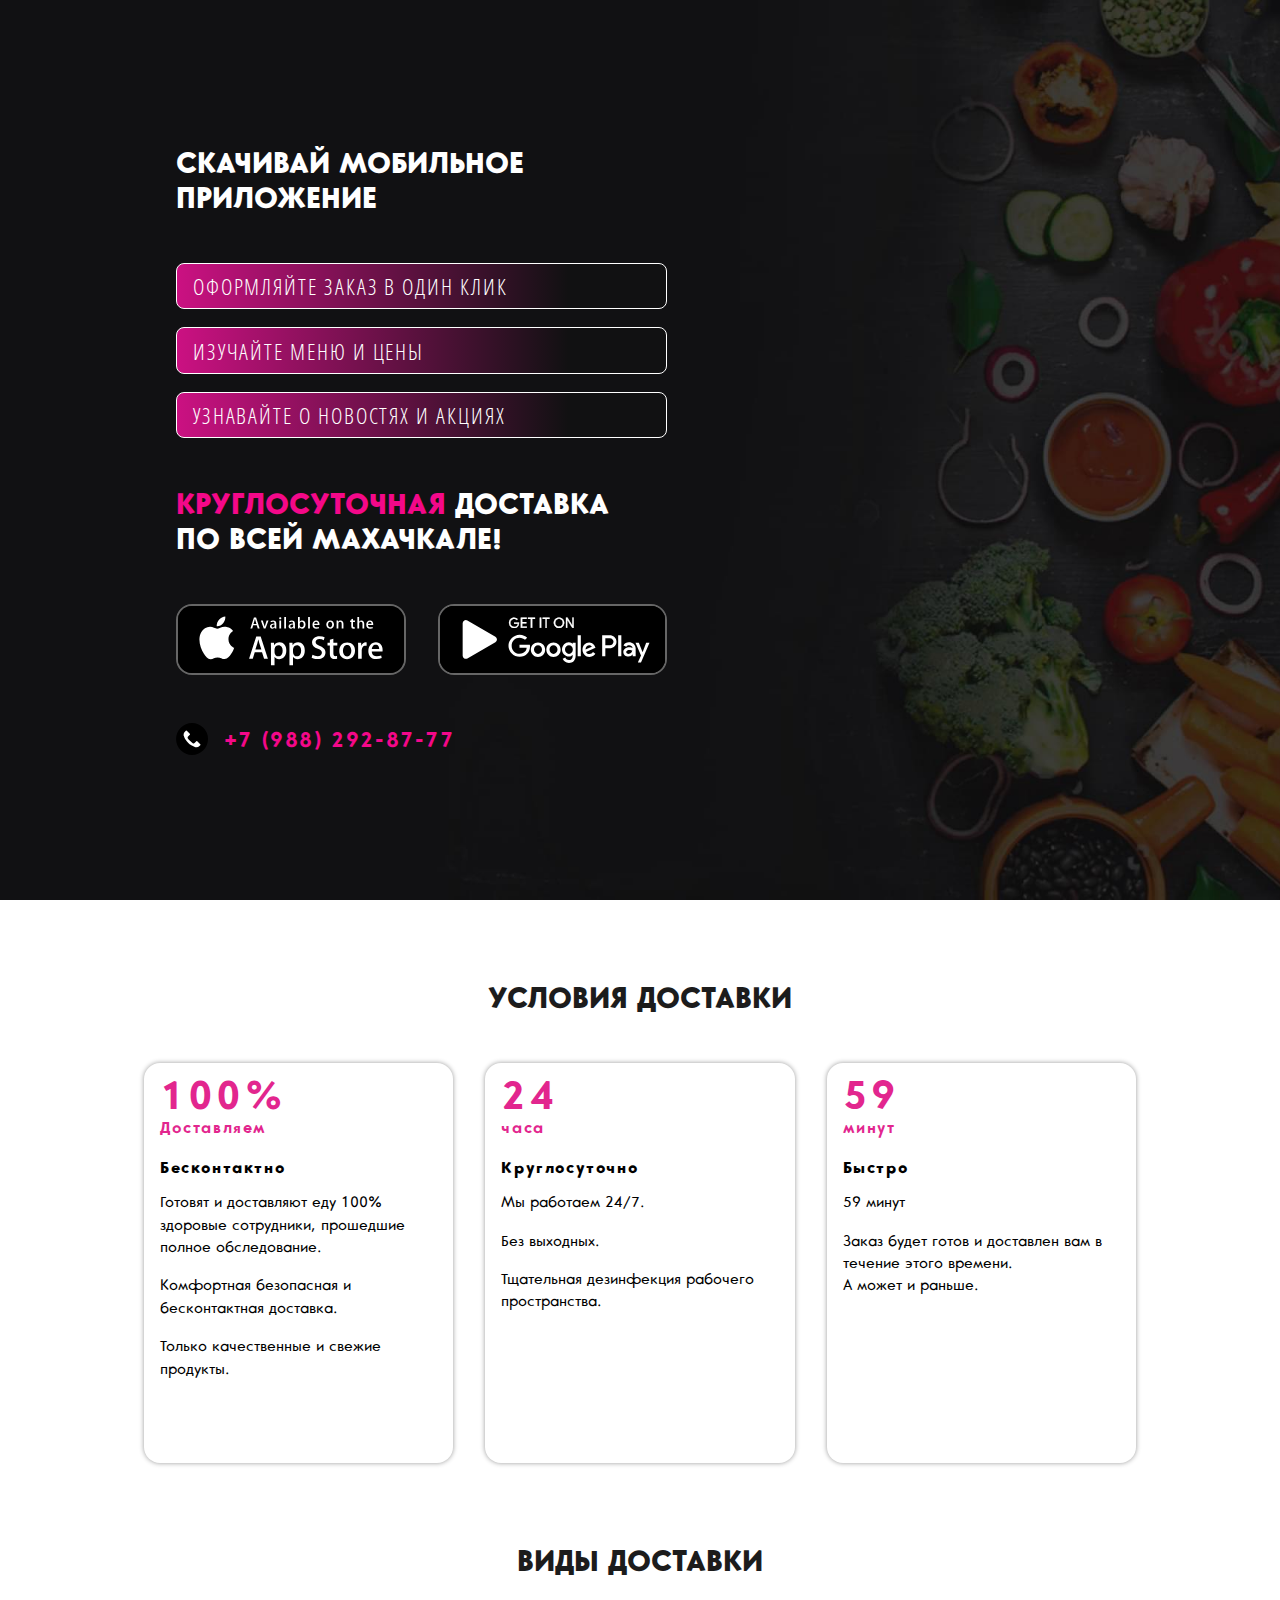
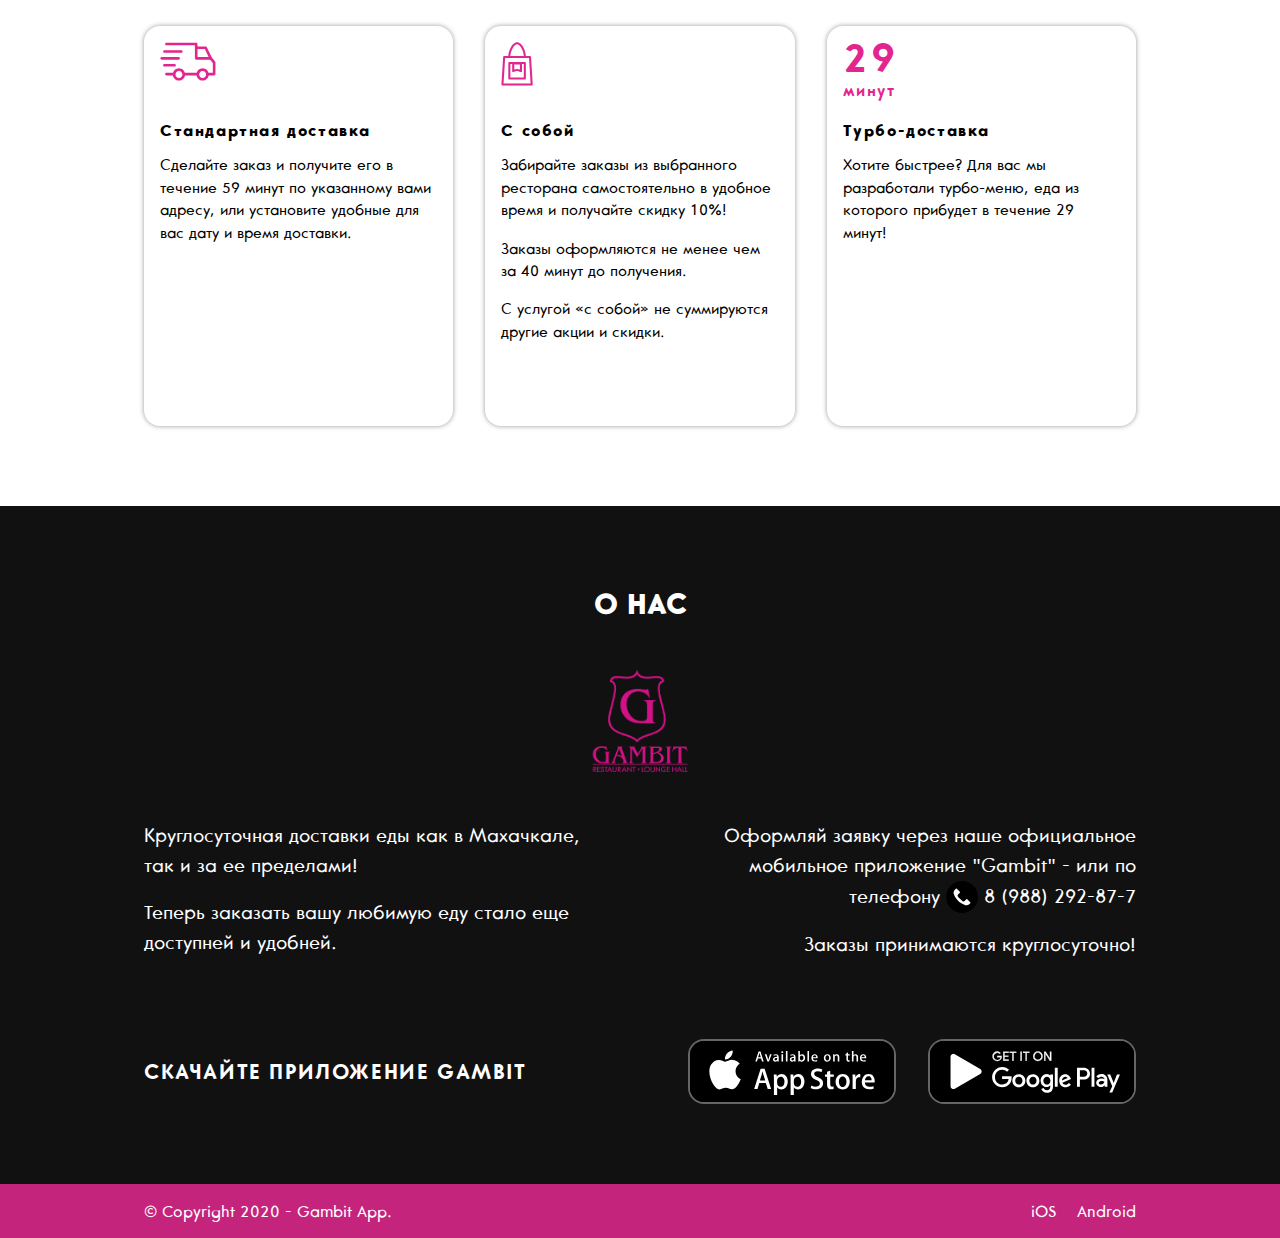
<file: index.html>
<!DOCTYPE html><html lang="en"><head><meta charset="UTF-8"><meta name="viewport" content="width=device-width,initial-scale=1"><title>Gambit mobile app</title><!-- Yandex.Metrika counter --><script type="text/javascript">(function(m,e,t,r,i,k,a){m[i]=m[i]||function(){(m[i].a=m[i].a||[]).push(arguments)};        m[i].l=1*new Date();k=e.createElement(t),a=e.getElementsByTagName(t)[0],k.async=1,k.src=r,a.parentNode.insertBefore(k,a)})        (window, document, "script", "https://mc.yandex.ru/metrika/tag.js", "ym");            ym(65181877, "init", {            clickmap:true,            trackLinks:true,            accurateTrackBounce:true,            webvisor:true        });</script><noscript><div><picture><source srcset="https://mc.yandex.ru/watch/65181877" type="image/webp"><img src="https://mc.yandex.ru/watch/65181877" style="position:absolute; left:-9999px;" alt=""></picture></div></noscript><!-- /Yandex.Metrika counter --><link rel="shortcut icon" href="favicon/favicon.ico" type="image/x-icon"><link rel="stylesheet" href="css/style.min.css"></head><body><main class="wrapper"><div class="screen"><div class="screen__bg"></div><div class="screen__ibg ibg ibg_fixed"><img src="img/screenBG.jpg" alt="screenBG"></div><div class="container"><div class="screen__body"><div class="logo logo"><img src="img/logo.png" alt="logo"></div><div class="grid"><div class="grid__row"><div class="grid__col grid__col_big"><h1 class="title">скачивай мобильное<br>приложение</h1><div class="screen__item"><!-- <span>+</span>  --> <span>оформляйте заказ в один клик</span></div><div class="screen__item"><!-- <span>+</span>  --> <span>изучайте меню и цены</span></div><div class="screen__item"><!-- <span>+</span>  --> <span>узнавайте о новостях и акциях</span></div><h2 class="subtitle"><span>круглосуточная</span> доставка<br>по всей махачкале!</h2><div class="app"><div class="app__col"><a href="https://apps.apple.com/ru/app/gambit/id1494557288" class="app__el"><img src="img/svg/appStore.svg" alt=""></a></div><div class="app__col"><a href="https://play.google.com/store/apps/details?id=com.diit.gambitandroid&hl=ru" class="app__el"><img src="img/svg/googlePlay.svg" alt=""></a></div></div><a href="tel:+79882928777" class="screen__phone"><img class="screen__phone-icon" src="img/svg/phone.svg" alt="phone"> +7 (988) 292-87-77</a></div><div class="grid__col grid__col_little"><div class="screen__wrapper-img"><div class="screen__app-ibg ibg"><img src="img/appBG.png" alt="appBG"></div></div></div></div></div></div></div></div><div class="content"><section class="section"><div class="container"><div class="section__body"><h2 class="title title_section">Условия доставки</h2><div class="grid"><div class="grid__row grid__row_section grid__row_mb"><div class="grid__col grid__col_mini"><div class="delivery"><h3 class="delivery__title"><span>100%</span> <span>Доставляем</span></h3><div class="delivery__subtitle">Бесконтактно</div><div class="delivery__descr"><span>Готовят и доставляют еду 100% здоровые сотрудники, прошедшие полное обследование. </span><span>Комфортная безопасная и бесконтактная доставка. </span>Только качественные и свежие продукты.</div></div></div><div class="grid__col grid__col_mini"><div class="delivery"><h3 class="delivery__title"><span>24</span> <span>часа</span></h3><div class="delivery__subtitle">Круглосуточно</div><div class="delivery__descr"><span>Мы работаем 24/7. </span><span>Без выходных. </span>Тщательная дезинфекция рабочего пространства.</div></div></div><div class="grid__col grid__col_mini grid__col_special"><div class="delivery"><h3 class="delivery__title"><span>59</span> <span>минут</span></h3><div class="delivery__subtitle">Быстро</div><div class="delivery__descr"><span>59 минут</span> Заказ будет готов и доставлен вам в течение этого времени.<br>А может и раньше.</div></div></div></div></div><h2 class="title title_section">Виды доставки</h2><div class="grid"><div class="grid__row grid__row_section"><div class="grid__col grid__col_mini"><div class="delivery"><div class="delivery__icon delivery__icon_big"><img src="img/svg/delivery.svg" alt=""></div><div class="delivery__subtitle">Стандартная доставка</div><div class="delivery__descr">Сделайте заказ и получите его в течение 59 минут по указанному вами адресу, или установите удобные для вас дату и время доставки.</div></div></div><div class="grid__col grid__col_mini"><div class="delivery"><div class="delivery__icon"><img src="img/svg/bag.svg" alt=""></div><div class="delivery__subtitle">С собой</div><div class="delivery__descr"><span>Забирайте заказы из выбранного ресторана самостоятельно в удобное время и получайте скидку 10%! </span><span>Заказы оформляются не менее чем за 40 минут до получения. </span>С услугой «с собой» не суммируются другие акции и скидки.</div></div></div><div class="grid__col grid__col_mini grid__col_special"><div class="delivery"><h3 class="delivery__title"><span>29</span> <span>минут</span></h3><div class="delivery__subtitle">Турбо-доставка</div><div class="delivery__descr">Хотите быстрее? Для вас мы разработали турбо-меню, еда из которого прибудет в течение 29 минут!</div></div></div></div></div></div></div></section><section class="section section_about"><div class="container"><div class="section__body"><h2 class="title title_about">о нас</h2><div class="logo logo_about"><img src="img/logo.png" alt="logo"></div><div class="grid"><div class="grid__row grid__row_mb grid__row_section"><div class="grid__col grid__col_pr"><div class="section__text section__text section__text_mb"><p>Круглосуточная доставки еды как в Махачкале, так и за ее пределами!</p>Теперь заказать вашу любимую еду стало еще доступней и удобней.</div></div><div class="grid__col grid__col_pl"><div class="section__text"><p>Оформляй заявку через наше официальное мобильное приложение "Gambit" - или по телефону <a href="tel:+79882928777"><img class="section__phone-icon" src="img/svg/phone.svg" alt="phone"> 8 (988) 292-87-7</a></p>Заказы принимаются круглосуточно!</div></div></div><div class="grid__row"><div class="grid__col grid__col_pr grid__col_footer"><div class="section__dow-text section__dow-text_mb">скачайте приложение gambit</div></div><div class="grid__col grid__col_pl grid__col_footer"><div class="app app_about"><div class="app__col"><a href="https://apps.apple.com/ru/app/gambit/id1494557288" class="app__el"><img src="img/svg/appStore.svg" alt=""></a></div><div class="app__col"><a href="https://play.google.com/store/apps/details?id=com.diit.gambitandroid&hl=ru" class="app__el"><img src="img/svg/googlePlay.svg" alt=""></a></div></div></div></div></div></div></div></section></div><footer class="footer"><div class="container"><div class="footer__body"><div class="footer__col"><div class="footer__copyright">© Copyright 2020 - Gambit App.</div></div><div class="footer__col"><div class="footer__app"><a href="https://apps.apple.com/ru/app/gambit/id1494557288"><span>iOS</span> </a><a href="https://play.google.com/store/apps/details?id=com.diit.gambitandroid&hl=ru"><span>Android</span></a></div></div></div></div></footer></main><div class="loader"><div class="loader__el"></div></div><script src="js/script.min.js"></script></body></html>
</file>
<file: css/style.min.css>
*,:after,:before{margin:0;padding:0;border:0;-webkit-box-sizing:border-box;box-sizing:border-box;-webkit-tap-highlight-color:transparent}:active,:focus,a:active,a:focus{outline:0}aside,footer,header,nav{display:block}body,html{width:100%;height:100%;font-size:100%;line-height:1;font-size:16px;-ms-text-size-adjust:100%;-moz-text-size-adjust:100%;-webkit-text-size-adjust:100%}button,input,textarea{font-family:inherit;border-radius:none}input::-ms-clear{display:none}button{cursor:pointer}button::-moz-focus-inner{padding:0;border:0}a,a:hover,a:visited{text-decoration:none}li,ul{margin:0;padding:0;list-style-type:none}img{vertical-align:top}h1,h2,h3,h4,h5,h6,p{margin:0;padding:0;font-size:inherit;font-weight:300}@font-face{font-family:'Open Sans Condensed';src:url(../fonts/OpenSansCondensed-Light.woff) format("woff"),url(../fonts/OpenSansCondensed-Light.woff2) format("woff2");font-weight:300;font-style:normal;font-display:swap}@font-face{font-family:'Core Sans G';src:url(../fonts/CoreSansG-Regular.woff) format("woff"),url(../fonts/CoreSansG-Regular.woff2) format("woff2");font-weight:400;font-style:normal;font-display:swap}@font-face{font-family:'Core Sans G';src:url(../fonts/CoreSansG-Bold.woff) format("woff"),url(../fonts/CoreSansG-Bold.woff2) format("woff2");font-weight:700;font-style:normal;font-display:swap}@font-face{font-family:'Core Sans G';src:url(../fonts/CoreSansG-ExtraBold.woff) format("woff"),url(../fonts/CoreSansG-ExtraBold.woff2) format("woff2");font-weight:800;font-style:normal;font-display:swap}@-webkit-keyframes phone{0%{-webkit-transform:translateX(10rem);transform:translateX(10rem);opacity:0}100%{-webkit-transform:translateX(0rem);transform:translateX(0rem);opacity:1}}@keyframes phone{0%{-webkit-transform:translateX(10rem);transform:translateX(10rem);opacity:0}100%{-webkit-transform:translateX(0rem);transform:translateX(0rem);opacity:1}}.ibg{position:relative;background:center center/cover no-repeat}.ibg_fixed{background-attachment:fixed}.ibg img{width:0;height:0;position:absolute;top:0;left:0;opacity:0;visibility:hidden}.grid__row{display:-webkit-box;display:-ms-flexbox;display:flex;-ms-flex-wrap:wrap;flex-wrap:wrap;-ms-flex-pack:distribute;justify-content:space-around;-webkit-box-align:center;-ms-flex-align:center;align-items:center;width:100%;-webkit-box-flex:0;-ms-flex:0 0 100%;flex:0 0 100%}.grid__row_section{-webkit-box-align:start;-ms-flex-align:start;align-items:flex-start}.grid__row_mb{margin-bottom:5rem}.grid__col{height:auto;width:calc(100% / 2 - 32px);-webkit-box-flex:0;-ms-flex:0 0 calc(100% / 2 - 32px);flex:0 0 calc(100% / 2 - 32px);margin:0 1rem}.grid__col_pr{padding-right:2rem}.grid__col_pl{padding-left:2rem;text-align:right}.grid__col_big{width:calc(100% / 3 * 1.44);-webkit-box-flex:0;-ms-flex:0 0 calc(100% / 3 * 1.44);flex:0 0 calc(100% / 3 * 1.44)}.grid__col_little{width:calc(100% / 3 * 1);-webkit-box-flex:0;-ms-flex:0 0 calc(100% / 3 * 1);flex:0 0 calc(100% / 3 * 1)}.grid__col_mini{width:calc(100% / 3 - 32px);-webkit-box-flex:0;-ms-flex:0 0 calc(100% /3 - 32px);flex:0 0 calc(100% /3 - 32px);min-height:25rem;padding:1rem;position:relative;border-radius:1rem;-webkit-box-shadow:0 0 .3rem #999;box-shadow:0 0 .3rem #999;-webkit-transition:-webkit-transform .3s ease 0s;transition:-webkit-transform .3s ease 0s;-o-transition:transform .3s ease 0s;transition:transform .3s ease 0s;transition:transform .3s ease 0s,-webkit-transform .3s ease 0s;text-align:left!important}.grid__col_mini:hover{-webkit-transform:translateY(-1rem);-ms-transform:translateY(-1rem);transform:translateY(-1rem)}html{font-family:'Core Sans G',sans-serif}body{overflow-y:hidden}body.overflow-active{overflow-y:auto}.wrapper{display:-webkit-box;display:-ms-flexbox;display:flex;-webkit-box-orient:vertical;-webkit-box-direction:normal;-ms-flex-direction:column;flex-direction:column;position:relative;overflow:hidden;min-height:100vh}.container{max-width:70rem;width:100%;margin:0 auto;padding:0 3rem}.logo{display:none;width:100%;margin-bottom:5rem;padding-bottom:50%;position:relative}.logo_about{display:block!important;padding-bottom:10%;margin-bottom:3rem}.logo img{height:100%;position:absolute;top:0;left:50%;-webkit-transform:translateX(-50%);-ms-transform:translateX(-50%);transform:translateX(-50%)}.subtitle,.title{color:#fff;text-align:left;font-size:1.79rem;line-height:2.2rem;text-transform:uppercase;font-weight:800;margin-bottom:3rem}.subtitle span,.title span{color:#f40889}.subtitle_section,.title_section{color:#1c1c1c;text-align:center}.subtitle_about,.title_about{text-align:center}.loader{position:fixed;top:0;left:0;width:100%;height:100%;background:#111112;z-index:150!important}.loader__el{position:absolute;top:50%;left:50%;-webkit-transform:translate(-50%,-50%);-ms-transform:translate(-50%,-50%);transform:translate(-50%,-50%);width:4rem;height:4rem;background:0 0;border-radius:10rem;background:#666;position:relative}.loader__el:before{content:'';position:absolute;top:0;left:0;width:100%;height:100%;background:0 0;border-radius:inherit;border-left:.4rem solid #2d2d2d;border-right:.4rem solid transparent;border-top:.4rem solid transparent;border-bottom:.4rem solid transparent;-webkit-animation:loader-el .7s linear 0s infinite;animation:loader-el .7s linear 0s infinite}.loader__el:after{content:'';position:absolute;top:50%;left:50%;-webkit-transform:translate(-50%,-50%);-ms-transform:translate(-50%,-50%);transform:translate(-50%,-50%);width:90%;height:90%;background:0 0;border-radius:inherit;background:#111112}.loader.loader_none{display:none}@-webkit-keyframes loader-el{0%{-webkit-transform:rotate(0);transform:rotate(0)}100%{-webkit-transform:rotate(360deg);transform:rotate(360deg)}}@keyframes loader-el{0%{-webkit-transform:rotate(0);transform:rotate(0)}100%{-webkit-transform:rotate(360deg);transform:rotate(360deg)}}.screen{display:-webkit-box;display:-ms-flexbox;display:flex;-webkit-box-orient:vertical;-webkit-box-direction:normal;-ms-flex-direction:column;flex-direction:column;-webkit-box-pack:center;-ms-flex-pack:center;justify-content:center;-webkit-box-align:center;-ms-flex-align:center;align-items:center;width:100%;min-height:100vh;z-index:0;position:relative}.screen__bg{position:absolute;width:100%;height:100%;top:0;left:0;background:#111112;z-index:-3}.screen__ibg{position:absolute;width:100%;height:100%;top:0;left:0;-webkit-transform:translateX(18rem);-ms-transform:translateX(18rem);transform:translateX(18rem);z-index:-1}.screen__body{width:100%;padding:5rem 0}.screen__logo{display:none}.screen__wrapper-img{width:100%;padding-bottom:192%;position:relative;border-radius:3rem;-webkit-transform:translateX(10rem);-ms-transform:translateX(10rem);transform:translateX(10rem);opacity:0;-webkit-animation:phone .7s ease .7s forwards;animation:phone .7s ease .7s forwards}.screen__app-ibg{position:absolute;width:100%;height:100%;top:0;left:0}.screen__item{width:35rem;max-width:100%;padding:0 1rem;padding-bottom:9%;margin-bottom:1.125rem;border:.05rem solid #fff;border-radius:.5rem;background:-webkit-gradient(linear,right top,left top,color-stop(20%,#111112),to(#cb1182));background:-o-linear-gradient(right,#111112 20%,#cb1182 100%);background:linear-gradient(to left,#111112 20%,#cb1182 100%);color:#fff;letter-spacing:.12rem;text-transform:uppercase;font-family:'Open Sans Condensed',sans-serif;font-weight:300;position:relative}.screen__item:nth-of-type(3){margin-bottom:3rem}.screen__item span{display:inline-block;position:absolute;top:50%;left:1rem;-webkit-transform:translateY(-50%);-ms-transform:translateY(-50%);transform:translateY(-50%);font-size:22px}.screen__phone{display:-webkit-box;display:-ms-flexbox;display:flex;-webkit-box-pack:start;-ms-flex-pack:start;justify-content:flex-start;-webkit-box-align:center;-ms-flex-align:center;align-items:center;color:#f40889;font-weight:700;text-transform:uppercase;letter-spacing:.1rem;font-size:1.3rem;-webkit-transition:all .1s ease 0s;-o-transition:all .1s ease 0s;transition:all .1s ease 0s}.screen__phone-icon{width:2rem;height:2rem;margin-right:1rem}.screen__phone:hover{-webkit-transition:all .3s ease 0s;-o-transition:all .3s ease 0s;transition:all .3s ease 0s;color:#fff}.app{width:35rem;max-width:100%;position:relative;margin-bottom:3rem;display:-webkit-box;display:-ms-flexbox;display:flex;-ms-flex-wrap:wrap;flex-wrap:wrap;-webkit-box-pack:justify;-ms-flex-pack:justify;justify-content:space-between;-webkit-box-align:center;-ms-flex-align:center;align-items:center}.app_about{margin:0}.app__col{width:calc(100% / 2 - 16px)}.app__col:nth-of-type(1){margin-right:.5rem}.app__col:nth-of-type(2){margin-left:.5rem}.app__col img{width:100%;height:100%;-o-object-fit:cover;object-fit:cover;border:.15rem solid #666;border-radius:1rem}.section{min-height:40rem;background:#fff}.section_about{background:#111112}.section__body{padding:5rem 0}.section__text{width:100%;color:#fff;font-size:1.2rem;font-weight:400;line-height:1.9rem}.section__text p{margin-bottom:1rem;font-weight:400}.section__text a{color:#fff;-webkit-transition:all .1s ease 0s;-o-transition:all .1s ease 0s;transition:all .1s ease 0s}.section__text a:hover{-webkit-transition:all .3s ease 0s;-o-transition:all .3s ease 0s;transition:all .3s ease 0s;color:#f40889!important}.section__dow-text{color:#fff;font-size:1.3rem;font-weight:700;letter-spacing:.1rem;line-height:1.9rem;text-transform:uppercase}.section__phone-icon{width:2rem;height:2rem}.delivery__title{font-weight:600;color:#e2268e;line-height:2rem;min-height:5rem}.delivery__title span{display:block}.delivery__title span:nth-of-type(1){font-size:2.5rem;letter-spacing:.2rem}.delivery__title span:nth-of-type(2){font-size:1rem;letter-spacing:.1rem}.delivery__icon{width:2rem;min-height:5rem}.delivery__icon_big{width:3.5rem}.delivery__icon img{width:100%}.delivery__subtitle{font-weight:800;letter-spacing:.1rem;margin-bottom:1rem}.delivery__descr{font-size:.92rem;font-weight:400;line-height:1.4rem}.delivery__descr span{display:block;margin-bottom:1rem}.footer{min-height:3rem;background:#c5247d}.footer__body{width:100%;display:-webkit-box;display:-ms-flexbox;display:flex;-ms-flex-wrap:wrap;flex-wrap:wrap;-webkit-box-pack:justify;-ms-flex-pack:justify;justify-content:space-between;-webkit-box-align:center;-ms-flex-align:center;align-items:center;padding:1.2rem 1rem}.footer__body *{color:#fff}.footer__col{height:100%;width:calc(100% / 2)}.footer__col:nth-of-type(2){text-align:right}.footer__app a:first-of-type{margin-right:1rem}@media (max-width:1366px){.screen__ibg{-webkit-transform:translateX(0);-ms-transform:translateX(0);transform:translateX(0)}}@media (max-width:1100px){.grid__col_footer{display:-webkit-box;display:-ms-flexbox;display:flex;-webkit-box-pack:center;-ms-flex-pack:center;justify-content:center;-webkit-box-align:center;-ms-flex-align:center;align-items:center;width:calc(100% / 1);-webkit-box-flex:0;-ms-flex:0 0 calc(100% / 1);flex:0 0 calc(100% / 1);text-align:center;padding:0}.section__dow-text_mb{margin-bottom:2rem}}@media (max-width:1024px){.ibg_fixed{background-attachment:scroll}.grid__col_mini:hover{-webkit-transform:translateY(0)!important;-ms-transform:translateY(0)!important;transform:translateY(0)!important}}@media (max-width:991px){.grid__col{width:calc(100% / 1);-webkit-box-flex:0;-ms-flex:0 0 calc(100% / 1);flex:0 0 calc(100% / 1);text-align:center;padding:0}.grid__col_big{width:calc(100% / 3 * 2);-webkit-box-flex:0;-ms-flex:0 0 calc(100% / 3 * 2);flex:0 0 calc(100% / 3 * 2)}.grid__col_little{width:calc(100% / 3 * .2);-webkit-box-flex:0;-ms-flex:0 0 calc(100% / 3 * .2);flex:0 0 calc(100% / 3 * .2)}.grid__col_mini{width:calc(100% / 2 - 32px);-webkit-box-flex:0;-ms-flex:0 0 calc(100% /2 - 32px);flex:0 0 calc(100% /2 - 32px);padding:1rem;min-height:22rem}.grid__col_mini:last-of-type{min-height:10rem}.grid__col_special{width:calc(100% / 1 - 32px);-webkit-box-flex:0;-ms-flex:0 0 calc(100% /1 - 32px);flex:0 0 calc(100% /1 - 32px);margin-top:2rem!important}.screen__wrapper-img{display:none}.section__text{padding:0 4%}.section__text_mb{margin-bottom:1rem}}@media (max-width:767px){.grid__col_big{width:calc(100% / 1);-webkit-box-flex:0;-ms-flex:0 0 calc(100% / 1);flex:0 0 calc(100% / 1)}.grid__col_little{width:calc(100% / 1);-webkit-box-flex:0;-ms-flex:0 0 calc(100% / 1);flex:0 0 calc(100% / 1)}.grid__col_mini{width:calc(100% / 1);-webkit-box-flex:0;-ms-flex:0 0 calc(100% /1);flex:0 0 calc(100% /1);min-height:10rem;margin:0 0}.grid__col_mini:first-of-type{margin-bottom:2rem}.grid__col_mini:hover{-webkit-transform:translateY(-1rem);-ms-transform:translateY(-1rem);transform:translateY(-1rem)}.footer__col{width:calc(100% / 1);text-align:center!important}.footer__col:nth-of-type(1){margin-bottom:1rem}}@media (max-width:575px){.container{padding:0 1rem}.logo_about{padding-bottom:30%}.logo{display:block}.subtitle,.title{text-align:center}.screen__ibg{display:none}.screen__item{padding-bottom:12%}.screen__item span{font-size:16px}.screen__phone{-webkit-box-pack:center;-ms-flex-pack:center;justify-content:center}.app__col{width:calc(100% / 1)}.app__col:nth-of-type(1){margin-right:0;padding:2rem;padding-top:0;padding-bottom:1rem}.app__col:nth-of-type(2){margin-left:0;padding:2rem;padding-bottom:0;padding-top:1rem}.section__dow-text{padding:0 2rem}}@media (max-width:479px){.section__text a{display:block!important}}@media (max-width:400px){.app__col{width:calc(100% / 1)}.app__col:nth-of-type(1){margin-right:0}.app__col:nth-of-type(2){margin-left:0}}@media (max-width:320px){.subtitle,.title{font-size:1.6rem}.screen__item span{font-size:13px}.screen__phone{font-size:1.11rem}.app__col:nth-of-type(1){padding-right:1.2rem;padding-left:1.2rem;padding-bottom:.5rem}.app__col:nth-of-type(2){padding-right:1.2rem;padding-left:1.2rem;padding-top:.5rem}}
</file>
